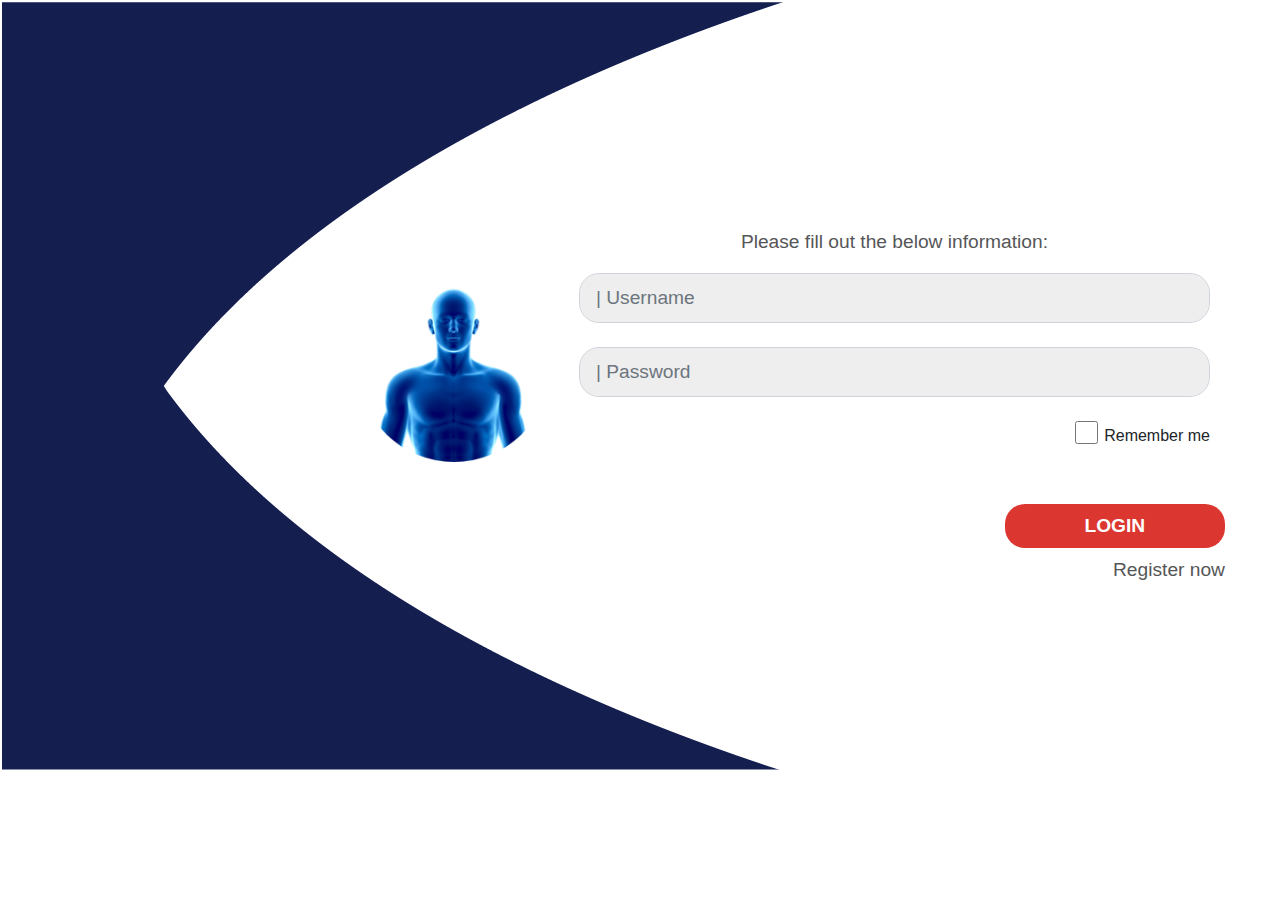
<file: index.html>
<!DOCTYPE html>
<html>

<head>

    <title>Medical Application</title>
    <link rel="stylesheet" href="css/bootstrap.min.css">
    <link rel="stylesheet" href="css/styles.css">
    <link rel="stylesheet" href="css/animate.min.css">

</head>

<body class="blue">


    <div class="container animated slideInRight">
        <div class="row register-form" id="register">
            <div class="col-lg-3 col-md-4 col-6 mt-5">
                <img src="img/upper-body.png">
            </div>

            <div class="col-lg-9 col-md-8 col-6">
                <p>Please fill out the below information:</p>
                <form name="login" method="post">
                    <div class="register-input">
                        <input type="text" name="username" required class="form-control" placeholder="| Username">
                    </div>

                    <div class="register-input">
                        <input type="password" required name="password" class="form-control" placeholder="| Password">
                    </div>

                    <div class="form-check d-flex justify-content-end">
                        <div>
                            <input class="check-input" name="rememberme" type="checkbox">
                            <label class="check-label">
                            Remember me
                            </label>
                        </div>
                    </div>


                    <div class="row justify-content-end  mt-5 ">
                        <button type="submit" class="col-4">Login</button>
                    </div>

                    <div class="row justify-content-end  mt-2">
                        <a href="register.html">Register now</a>
                    </div>

                </form>
                </form>
            </div>
        </div>
    </div>
    <div class="modal" tabindex="-1" role="dialog">
        <div class="modal-dialog" role="document">
            <div class="modal-content">
                <div class="modal-header">
                    <h5 class="modal-title">Login Failed</h5>
                    <button type="button" class="close" data-dismiss="modal" onclick="closeModal()" aria-label="Close">
                <span aria-hidden="true">&times;</span>
              </button>
                </div>
                <div class="modal-body">
                    <p>You must register first or check your credentials.</p>
                </div>
                <div class="modal-footer">
                    <button type="button" class="btn btn-secondary" data-dismiss="modal" onclick="closeModal()">Close</button>
                </div>
            </div>
        </div>
    </div>
    <script src="js/jquery.min.js "></script>
    <script src="js/popper.min.js"></script>
    <script src="js/bootstrap.min.js "></script>
    <script src="js/register.js"></script>


</body>

</html>
</file>
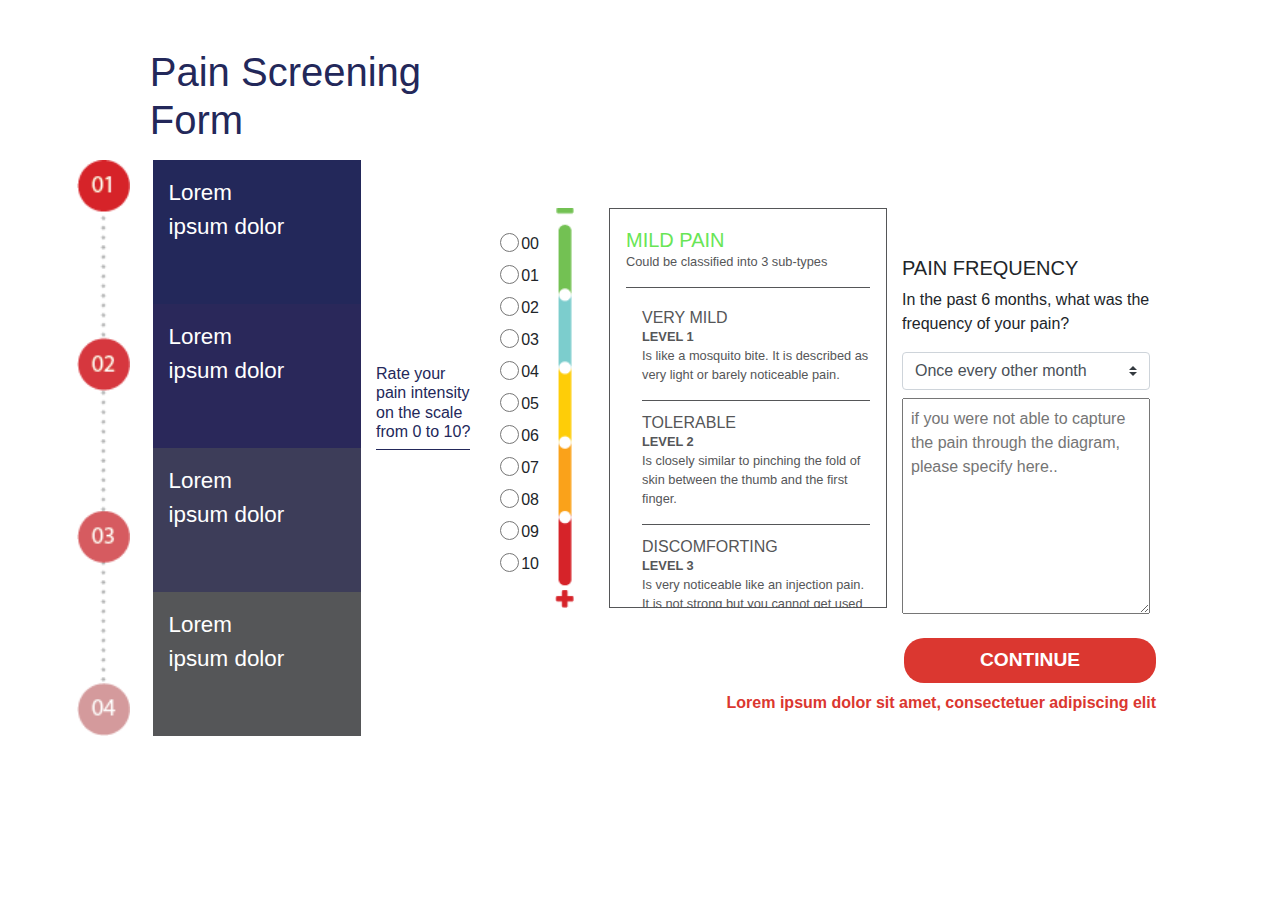
<file: form1.html>
<!DOCTYPE html>
<html>

<head>

    <title>Medical Application</title>
    <link rel="stylesheet" href="css/bootstrap.min.css">
    <link rel="stylesheet" href="css/styles.css">
    <link rel="stylesheet" href="css/animate.min.css">

</head>

<body>

    <div class="container">

        <h1 class="mb-3">Pain Screening <br> Form <br></h1>

        <div class="row mb-5">
            <div class="col-1 animated slideInLeft" id="number"><img src="img/number.png"></div>
            <div class="col-11 row">
                <div class="col-3 p-0 animated slideInLeft">
                    <ul id="List">
                        <li>Lorem <br> ipsum dolor</li>
                        <li>Lorem <br> ipsum dolor</li>
                        <li>Lorem <br> ipsum dolor</li>
                        <li>Lorem <br> ipsum dolor</li>
                    </ul>
                </div>
                <div id="content" class="col-9 pt-5">
                    <div class="row mb-4">
                        <div class="col-lg-2 col-6 d-flex align-items-center" id="text-question">
                            <h5>Rate your <br> pain intensity <br> on the scale <br>from 0 to 10?</h5>
                        </div>
                        <div class="col-lg-2 col-6 row animated slideInDown " id="choise">
                            <form class="col-lg-6 col-4 p-0 mt-4 d-flex flex-column" id="form1" name="form1">
                                <div><input type="radio" value="0" name="radioBtn" required><label>00</label></div>
                                <div><input type="radio" value="1" name="radioBtn" required><label>01</label></div>
                                <div><input type="radio" value="2" name="radioBtn" required><label>02</label></div>
                                <div><input type="radio" value="3" name="radioBtn" required><label>03</label></div>
                                <div><input type="radio" value="4" name="radioBtn" required><label>04</label></div>
                                <div><input type="radio" value="5" name="radioBtn" required><label>05</label></div>
                                <div><input type="radio" value="6" name="radioBtn" required><label>06</label></div>
                                <div><input type="radio" value="7" name="radioBtn" required><label>07</label></div>
                                <div><input type="radio" value="8" name="radioBtn" required><label>08</label></div>
                                <div><input type="radio" value="9" name="radioBtn" required><label>09</label></div>
                                <div><input type="radio" value="10" name="radioBtn" required><label>10</label></div>
                            </form>
                            <div class="col-lg-6 col-4 p-0"><img src="img/choise.png"></div>
                        </div>
                        <div class="col-lg-4 col-6 p-0 animated slideInUp">
                            <div id="Description">
                                <ul>

                                    <li id="L1">
                                        <h5>Mild Pain</h5>
                                        <p>Could be classified into 3 sub-types</p>
                                    </li>
                                    <ul class="steps">
                                        <li>
                                            <h6>Very Mild</h6>
                                            <p class="level">Level 1</p>
                                            <p>Is like a mosquito bite. It is described as very light or barely noticeable pain.</p>
                                        </li>
                                        <li>
                                            <h6>Tolerable</h6>
                                            <p class="level">Level 2</p>
                                            <p>Is closely similar to pinching the fold of skin between the thumb and the first finger.
                                            </p>
                                        </li>
                                        <li>
                                            <h6>Discomforting</h6>
                                            <p class="level">Level 3</p>
                                            <p>Is very noticeable like an injection pain. It is not strong but you cannot get used to it.</p>
                                        </li>
                                    </ul>


                                    <li id="L2">
                                        <h5>Moderate Pain</h5>
                                        <p>It interferes with many activities and require lifestyle changes but the patient remains independent; however, unable to adapt to pain</p>
                                    </li>
                                    <ul class="steps">
                                        <li>
                                            <h6>Very Mild</h6>
                                            <p class="level">Level 4</p>
                                            <p>Is like a mosquito bite. It is described as very light or barely noticeable pain.</p>
                                        </li>
                                        <li>
                                            <h6>Tolerable</h6>
                                            <p class="level">Level 5</p>
                                            <p>Is closely similar to pinching the fold of skin between the thumb and the first finger.
                                            </p>
                                        </li>
                                        <li>
                                            <h6>Discomforting</h6>
                                            <p class="level">Level 6</p>
                                            <p>Is very noticeable like an injection pain. It is not strong but you cannot get used to it.</p>
                                        </li>
                                        <li>
                                            <h6>More Discomforting</h6>
                                            <p class="level">Level 7</p>
                                            <p>Is very noticeable like an injection pain. It is not strong but you cannot get used to it.</p>
                                        </li>
                                    </ul>


                                    <li id="L3">
                                        <h5>Severe Pain</h5>
                                        <p>It interferes with many activities and require lifestyle changes but the patient remains independent; however, unable to adapt to pain</p>
                                    </li>
                                    <ul class="steps">
                                        <li>
                                            <h6>Very Mild</h6>
                                            <p class="level">Level 8</p>
                                            <p>Is like a mosquito bite. It is described as very light or barely noticeable pain.</p>
                                        </li>
                                        <li>
                                            <h6>Tolerable</h6>
                                            <p class="level">Level 9</p>
                                            <p>Is closely similar to pinching the fold of skin between the thumb and the first finger.
                                            </p>
                                        </li>
                                        <li>
                                            <h6>Discomforting</h6>
                                            <p class="level">Level 10</p>
                                            <p>Is very noticeable like an injection pain. It is not strong but you cannot get used to it.</p>
                                        </li>
                                    </ul>
                                </ul>
                            </div>
                        </div>


                        <div class="col-lg-4 col-6 d-flex flex-column mt-5 animated slideInDown" id="form1" id="frequency">
                            <h5>PAIN FREQUENCY</h5>
                            <p>In the past 6 months, what was the frequency of your pain?</p>


                            <div class="d-flex flex-column">
                                <select class="custom-select mb-2" name="frequency" form="form1" required>
                                    <option value="OtherMonth" selected>Once every other month</option>
                                    <option value="Month">Once every month</option>
                                    <option value="Week">Once every week</option>
                                    <option value="Day">Once day</option>
                                </select>

                                <textarea placeholder="if you were not able to capture the pain through the diagram, please specify here.." name="frequency-desc" form="form1"></textarea>
                            </div>
                        </div>
                    </div>

                    <div class="row d-flex flex-column align-items-end mx-4 animated slideInRight" id="continue">
                        <button class="col-4 mb-2" type="submit" form="form1" id="continueBtn" disabled>Continue</button>
                        <p>Lorem ipsum dolor sit amet, consectetuer adipiscing elit</p>
                    </div>
                </div>
            </div>
        </div>
    </div>
    <script src="js/popper.min.js"></script>
    <script src="js/jquery.min.js"></script>
    <script src="js/bootstrap.min.js"></script>
    <script src="js/form1.js"></script>




</body>

</html>
</file>
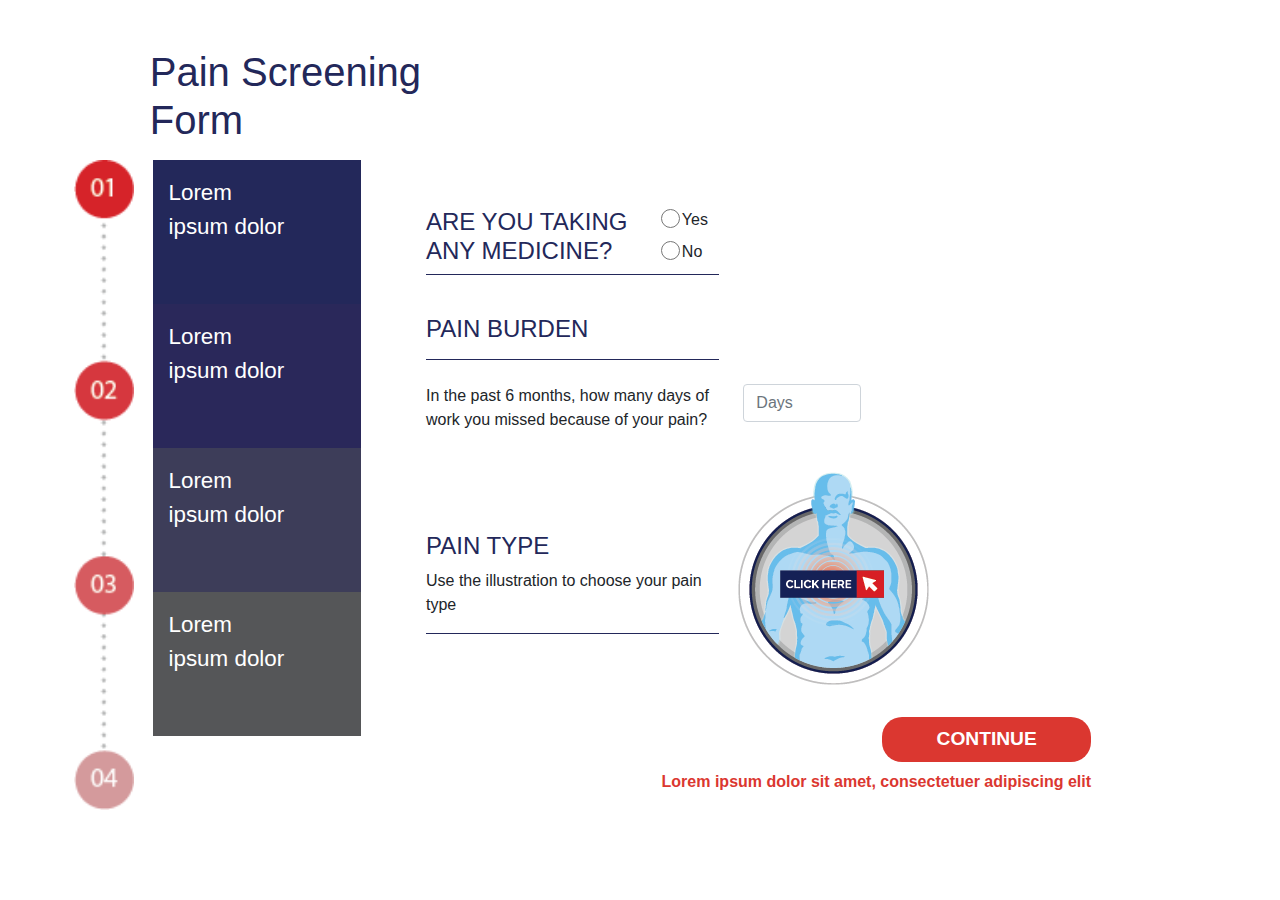
<file: form2.html>
<!DOCTYPE html>
<html>

<head>

    <title>Medical Application</title>
    <link rel="stylesheet" href="css/bootstrap.min.css">
    <link rel="stylesheet" href="css/styles.css">
    <link rel="stylesheet" href="css/animate.min.css">

</head>

<body>

    <div class="container">
        <h1 class="mb-3">Pain Screening <br> Form <br></h1>
        <div class="row mb-5">
            <div class="col-1 animated slideInLeft" id="number"><img src="img/number.png"></div>
            <div class="col-11 row">
                <div class="col-3 p-0 animated slideInLeft">
                    <ul id="List">
                        <li>Lorem <br> ipsum dolor</li>
                        <li>Lorem <br> ipsum dolor</li>
                        <li>Lorem <br> ipsum dolor</li>
                        <li>Lorem <br> ipsum dolor</li>
                    </ul>
                </div>
                <div id="content2" class="col-9 pt-5 animated slideInRight">
                    <div class="row mb-4 pb-3">
                        <div class="col-5 d-flex text-question2 p-0">
                            <h4 class="col-9">ARE YOU TAKING ANY MEDICINE?</h4>
                            <form class="col-3 p-0" id="form2" name="form2">
                                <div><input type="radio" required value="yes" name="Medicine"><label>Yes</label></div>
                                <div><input type="radio" required value="no" name="Medicine"><label>No</label></div>
                            </form>
                        </div>
                    </div>

                    <div class="row mb-4">
                        <div class="text-question2 col-5">
                            <h4>PAIN BURDEN</h4>
                        </div>
                    </div>

                    <div class="row mb-4">
                        <p class="col-5 p-0">In the past 6 months, how many days of work you missed because of your pain?</p>
                        <input type="number" id="days" class="col-2 ml-4 form-control" required placeholder="Days" min="0" max="100 " form="form2">
                    </div>

                    <div class="row mb-4">
                        <div class="col-5 text-question2 p-0 align-self-center">
                            <h4>PAIN TYPE</h4>
                            <p>Use the illustration to choose your pain type</p>
                        </div>
                        <div class="col-4 Link animated slideInDown">
                            <a href="ScreeningForm.html"> <img src="img/Link.png"> </a>
                        </div>
                    </div>

                    <div class="row d-flex flex-column align-items-end mx-4" id="continue">
                        <button class="col-4 mb-2" type="submit" form="form2" id="continueBtn">Continue</button>
                        <p>Lorem ipsum dolor sit amet, consectetuer adipiscing elit</p>
                    </div>
                </div>
            </div>
        </div>
    </div>

    <script src="js/jquery.min.js "></script>
    <script src="js/popper.min.js"></script>
    <script src="js/bootstrap.min.js "></script>
    <script src="js/form2.js"></script>


</body>

</html>
</file>
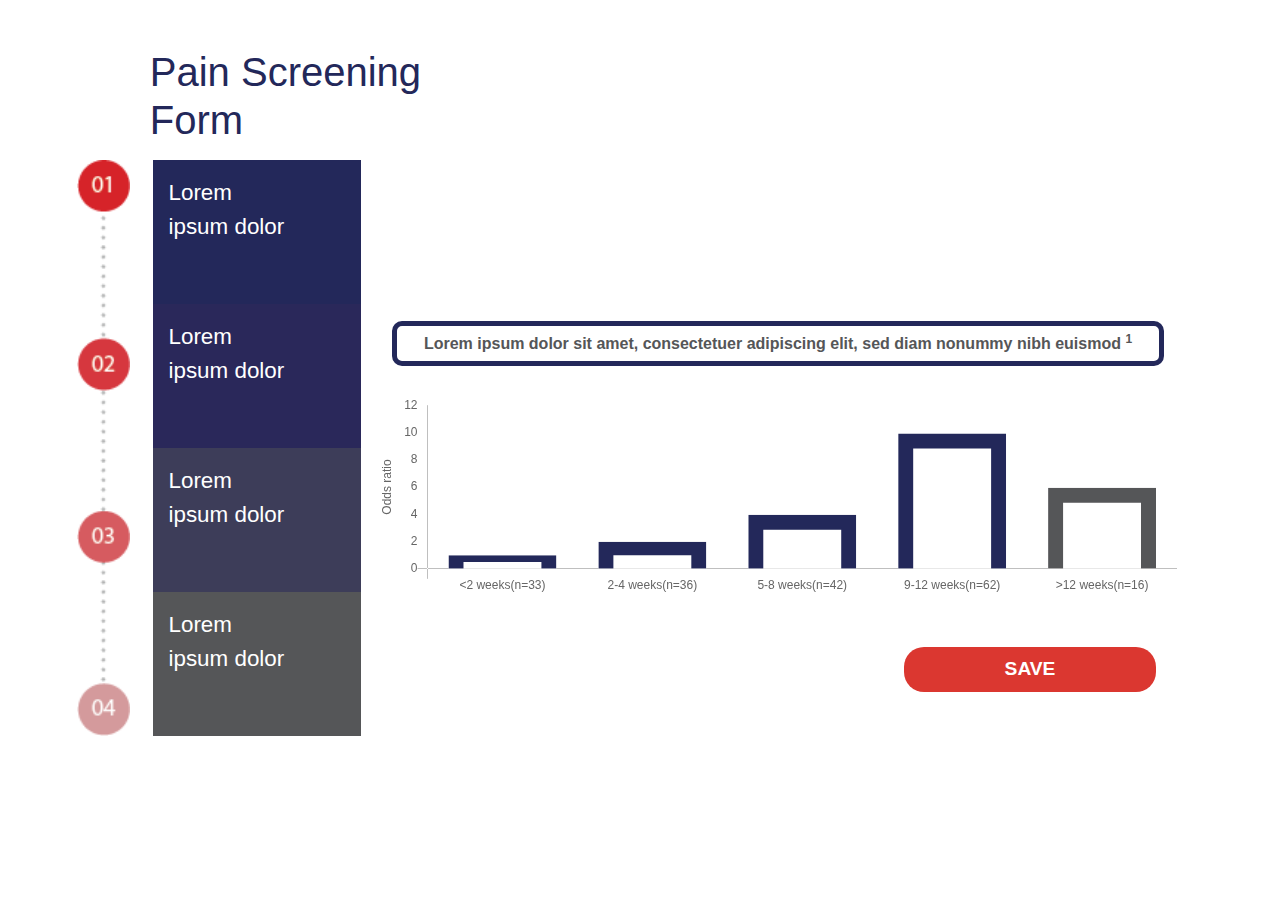
<file: form3.html>
<!DOCTYPE html>
<html>

<head>

    <title>Medical Application</title>
    <link rel="stylesheet" href="css/bootstrap.min.css">
    <link rel="stylesheet" href="css/styles.css">
    <link rel="stylesheet" href="css/animate.min.css">

</head>

<body>

    <div class="container">
        <h1 class="mb-3">Pain Screening <br> Form <br></h1>
        <div class="row mb-5">
            <div class="col-1 animated slideInLeft" id="number"><img src="img/number.png"></div>
            <div class="col-11 row">
                <div class="col-3 p-0 animated slideInLeft">
                    <ul id="List">
                        <li>Lorem <br> ipsum dolor</li>
                        <li>Lorem <br> ipsum dolor</li>
                        <li>Lorem <br> ipsum dolor</li>
                        <li>Lorem <br> ipsum dolor</li>
                    </ul>
                </div>
                <div class="col-9 pt-5">
                    <h6 class="title">Lorem ipsum dolor sit amet, consectetuer adipiscing elit, sed diam nonummy nibh euismod <sup>1</sup></h6>
                    <div class="canvas">
                        <canvas id="Chart" width="600" height="150"></canvas>
                    </div>

                    <div class="row d-flex flex-column align-items-end mx-4" id="continue">
                        <button class="col-4 mb-2" onclick="showModal()">Save</button>
                    </div>
                </div>
            </div>
        </div>
    </div>
    <div class="modal" tabindex="-1" role="dialog">
        <div class="modal-dialog" role="document">
            <div class="modal-content">
                <div class="modal-header">
                    <h5 class="modal-title">Data is saved</h5>
                    <button type="button" class="close" data-dismiss="modal" onclick="goToResults()" aria-label="Close">
                <span aria-hidden="true">&times;</span>
              </button>
                </div>
                <div class="modal-body">
                    <p>Every thing stored successfully</p>
                </div>
                <div class="modal-footer">
                    <button type="button" class="btn btn-secondary" data-dismiss="modal" onclick="goToResults()">Close</button>
                </div>
            </div>
        </div>
    </div>

    <script src="js/jquery.min.js "></script>
    <script src="js/popper.min.js"></script>
    <script src="js/bootstrap.min.js "></script>
    <script src="js/Chart.min.js"></script>
    <script src="js/chart.js"></script>
    <script src="js/form3.js">
        // function showModal() {
        //     document.querySelector('.modal').style.display = 'block';
        // }

        // function goToResults() {
        //     closeModal();
        //     window.location.href = "form4.html";
        // }

        // function closeModal() {
        //     document.querySelector('.modal').style.display = 'none';
        // }
    </script>

</body>

</html>
</file>
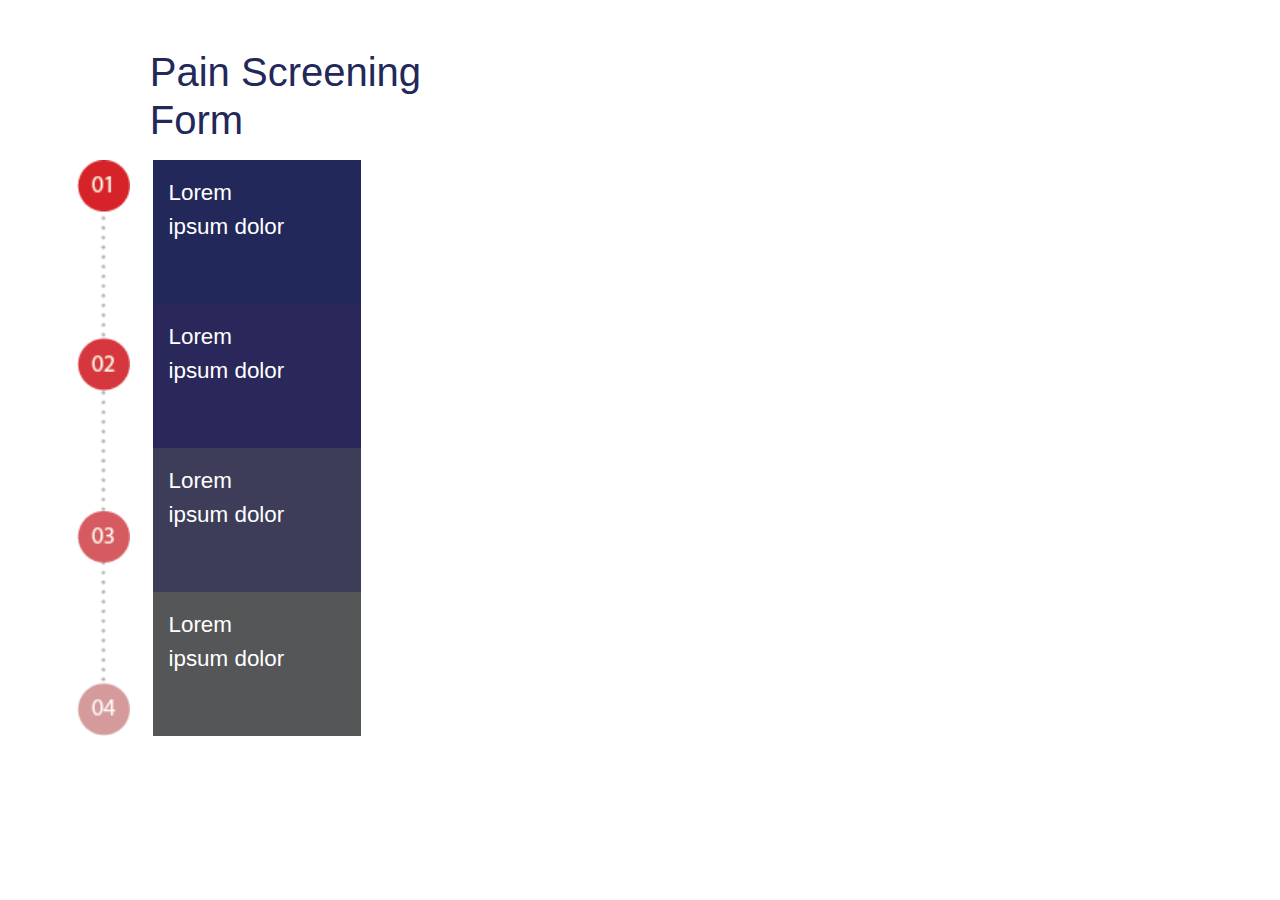
<file: form4.html>
<!DOCTYPE html>
<html>

<head>

    <title>Medical Application</title>
    <link rel="stylesheet" href="css/bootstrap.min.css">
    <link rel="stylesheet" href="css/styles.css">
    <link rel="stylesheet" href="css/animate.min.css">

</head>

<body>

    <div class="container">
        <h1 class="mb-3">Pain Screening <br> Form <br></h1>
        <div class="row mb-5">
            <div class="col-1 animated slideInLeft" id="number"><img src="img/number.png"></div>
            <div class="col-11 row">
                <div class="col-3 p-0 animated slideInLeft">
                    <ul id="List">
                        <li>Lorem <br> ipsum dolor</li>
                        <li>Lorem <br> ipsum dolor</li>
                        <li>Lorem <br> ipsum dolor</li>
                        <li>Lorem <br> ipsum dolor</li>
                    </ul>
                </div>




                <div id="content2" class="col-9 pt-5">
                    <div class="row mb-4 pb-3 animated slideInRight ">

                        <h4 class="col-7  p-0 radioBtn"></h4>

                    </div>
                    <div class="row mb-4 pb-3 animated slideInRight">


                        <h4 class="col-7 frequency"></h4>

                    </div>

                    <div class="row mb-4 pb-3 animated slideInRight">

                        <h4 class="col-7 p-0 medicine"></h4>

                    </div>

                    <div class="row mb-4 pb-3 animated slideInRight">


                        <h4 class="col-7 p-0 burden"></h4>


                    </div>
                    <div class="row mb-4 pb-3 animated slideInRight">


                        <h4 class="col-7 p-0 frequency-desc"></h4>


                    </div>
                </div>
            </div>
            <script src="js/jquery.min.js "></script>
            <script src="js/popper.min.js"></script>
            <script src="js/bootstrap.min.js "></script>
            <script src="js/form4.js"></script>


</body>

</html>
</file>
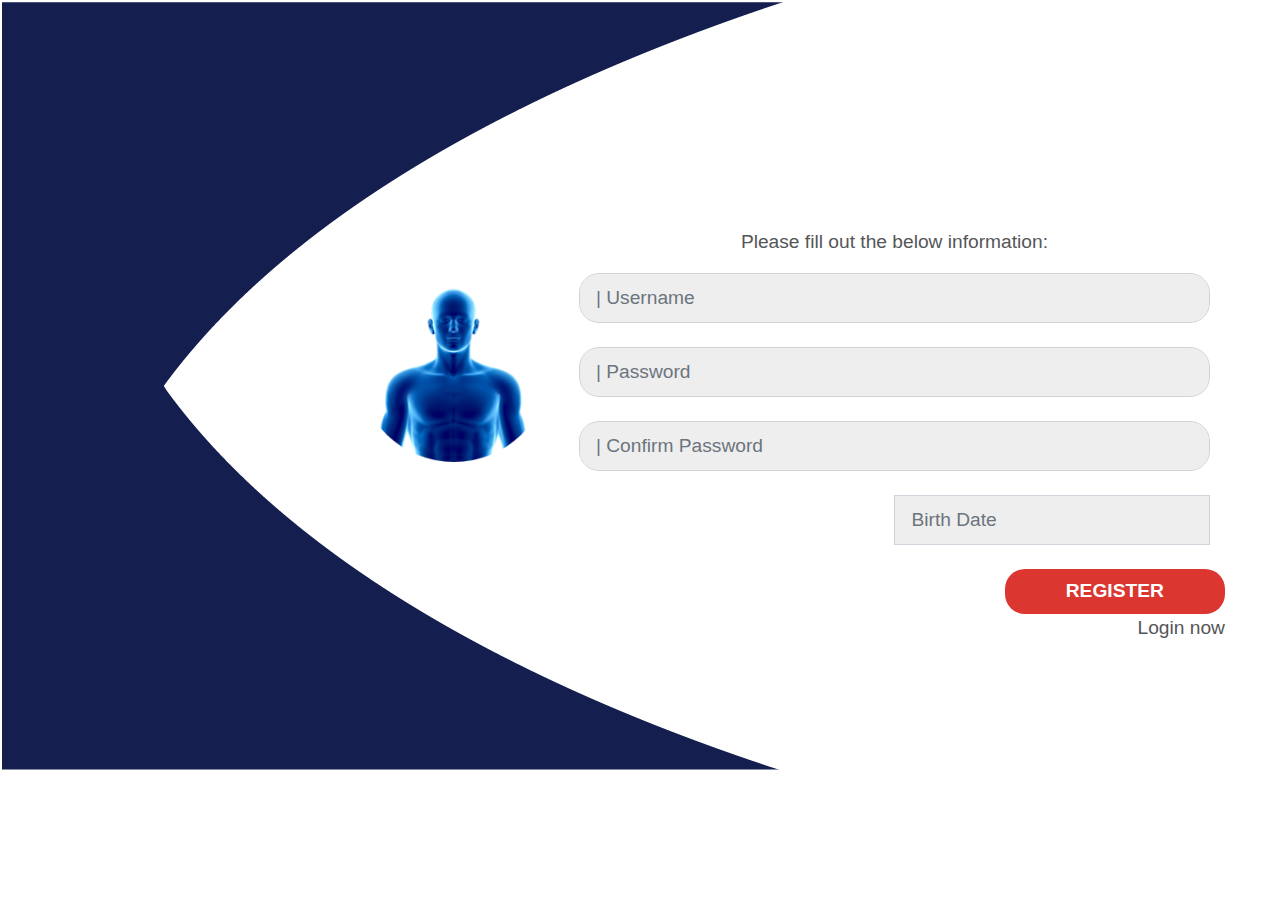
<file: register.html>
<!DOCTYPE html>
<html>

<head>

    <title>Medical Application</title>
    <link rel="stylesheet" href="css/bootstrap.min.css">
    <link rel="stylesheet" href="css/styles.css">
    <link rel="stylesheet" href="css/animate.min.css">

</head>

<body class="blue">


    <div class="container animated slideInRight">
        <div class="row register-form" id="register">
            <div class="col-lg-3 col-md-4 col-6 mt-5">
                <img src="img/upper-body.png">
            </div>

            <div class="col-lg-9 col-md-8 col-6">
                <p>Please fill out the below information:</p>
                <form name="register" method="post">
                    <div class="register-input">
                        <input type="text" name="username" required class="form-control" placeholder="| Username">
                    </div>

                    <div class="register-input">
                        <input type="password" required id="password" name="password" class="form-control" placeholder="| Password">
                    </div>

                    <div class="register-input">
                        <input type="password" required name="passwordConfirmation" class="form-control" placeholder="| Confirm Password">
                    </div>

                    <div class="register-input date">
                        <input type="text" required name="birthDate" onfocus="(this.type='date')" onblur="(this.type='text')" class="form-control" placeholder="Birth Date">
                    </div>

                    <div class="row justify-content-end ">
                        <button type="submit" class="col-4">Register</button>
                    </div>

                    <div class="row justify-content-end">
                        <a href="index.html">Login now</a>
                    </div>

                </form>
                </form>
            </div>
        </div>
    </div>
    <div class="modal" tabindex="-1" role="dialog">
        <div class="modal-dialog" role="document">
            <div class="modal-content">
                <div class="modal-header">
                    <h5 class="modal-title">Passwords Mismatch</h5>
                    <button type="button" class="close" data-dismiss="modal" onclick="closeModal()" aria-label="Close">
                <span aria-hidden="true">&times;</span>
              </button>
                </div>
                <div class="modal-body">
                    <p>Your Passwords should match.</p>
                </div>
                <div class="modal-footer">
                    <button type="button" class="btn btn-secondary" data-dismiss="modal" onclick="closeModal()">Close</button>
                </div>
            </div>
        </div>
    </div>

    <script src="js/jquery.min.js "></script>
    <script src="js/popper.min.js"></script>
    <script src="js/bootstrap.min.js "></script>
    <script src="js/register.js"></script>


</body>

</html>
</file>
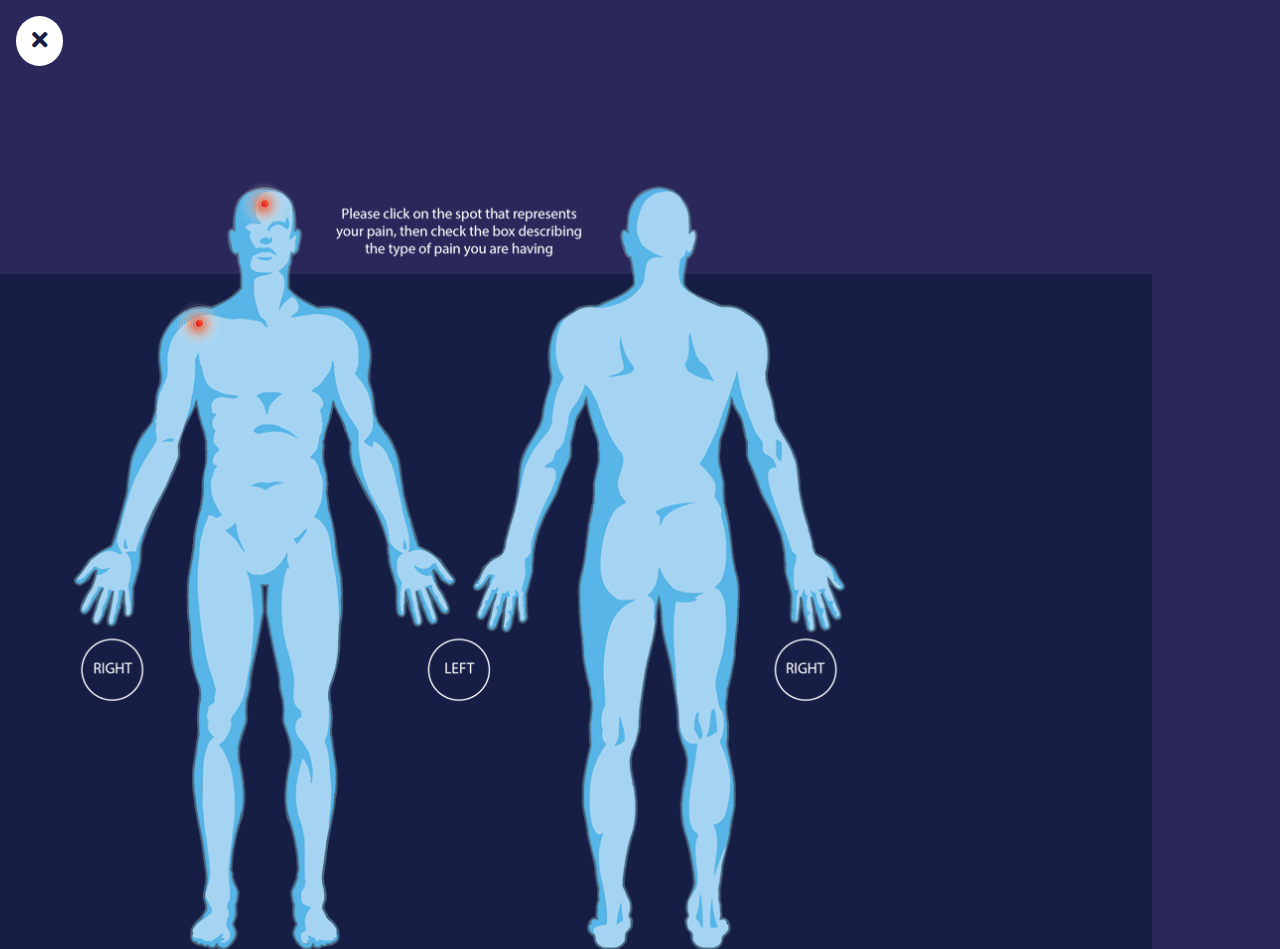
<file: ScreeningForm.html>
<!DOCTYPE html>
<html>

<head>

    <title>Medical Application</title>
    <link rel="stylesheet" href="css/bootstrap.min.css">
    <link rel="stylesheet" href="css/styles.css">
    <link rel="stylesheet" href="css/fontawesome/css/all.min.css">
    <link rel="stylesheet" href="css/animate.min.css">
</head>

<body id="Screening">
    <a href="form2.html" class="closeBtn"><i class="fa fa-times" aria-hidden="true"></i></a>
    <div class="body d-flex">
        <div class="body-img ">
            <img src="img/body.png ">
            <a onclick="Head()">
                <div class="head"></div>
            </a>
            <a onclick="shoulder()">
                <div class="shoulder"></div>
            </a>
        </div>

        <div class="choices animated slideInRight" id="head">
            <h3>Head</h3>
            <form name="form-3" id="form-3">
                <div><input type="radio" name="symptom" value="migraine" required checked><label>Migraine</label></div>
                <div><input type="radio" name="symptom" value="headache" required><label>Headache</label></div>
                <div><input type="radio" name="symptom" value="dehydration" required><label>Dehydration</label></div>
                <div><input type="radio" name="symptom" value="hypotension" required><label>Hypotension</label></div>
            </form>
        </div>

        <div class="choices animated slideInRight" id="shoulder">
            <h3>Shoulder</h3>
            <form>
                <div><input type="radio" name="symptom" value="tendonInflammation" form="form-3" required><label>Tendon Inflammation</label></div>
                <div><input type="radio" name="symptom" value="instability" form="form-3" required><label>Instability</label></div>
                <div><input type="radio" name="symptom" value="arthritis" form="form-3" required><label>Arthritis</label></div>
                <div><input type="radio" name="symptom" value="fracture" form="form-3" required><label>Fracture</label></div>
            </form>
        </div>

        <button id="confirm" type="submit" form="form-3">Confirm</button>

    </div>

    <script src="js/jquery.min.js "></script>
    <script src="js/popper.min.js"></script>
    <script src="js/bootstrap.min.js "></script>
    <script src="js/ScreeningForm.js"></script>


</body>

</html>
</file>
<file: css/styles.css>
h1 {
    color: #23285A;
    width: 40%;
    margin-top: 3rem;
    margin-left: 7%;
}


/* number img */

#number {
    justify-content: center;
    display: flex;
}


/* List on all forms */

#List {
    padding: 0;
    margin: 0;
}

#List li {
    min-height: 9rem;
    font-size: 1.4em;
    color: white;
    padding: 1rem;
}

#List li:nth-child(1) {
    background-color: #23285A;
}

#List li:nth-child(2) {
    background-color: #2A285A
}

#List li:nth-child(3) {
    background-color: #3D3D59
}

#List li:nth-child(4) {
    background-color: #555658
}


/* text-question*/

#text-question {
    padding-right: 1rem;
}

#text-question h5 {
    color: #23285A;
    padding-bottom: .5rem;
    border-bottom: 1.5px solid #23285A;
    font-size: 1em;
}


/* choise img */

#choise img {
    min-height: 25rem;
}


/* Description */

#Description {
    box-sizing: border-box;
    max-height: 25rem;
    overflow-y: scroll;
    background-color: white;
    border: 1px solid #555658;
}

#Description ul {
    padding: .5rem 0;
    margin: 0;
}

#Description .steps {
    padding-left: 1em;
}

#Description h5,
#Description h6,
#Description .level {
    text-transform: uppercase;
    color: #555658;
    margin-bottom: 0;
}

#Description .level {
    font-weight: bold;
}

#Description p {
    font-size: .8em;
    color: #555658;
}

#Description li {
    border-bottom: 1px solid #555658;
    padding: .7rem 0 0;
    margin: 0 1rem;
}

#Description #L1 h5 {
    color: #69E556
}

#Description #L2 h5 {
    color: #fe9d3d
}

#Description #L3 h5 {
    color: #DB3730
}


/*  Frequency */

#frequency h5 {
    color: #23285A;
    margin-bottom: 0;
}

textarea {
    padding: .5rem;
    height: 13.5rem;
}

#continue button {
    color: white;
    background: #DB3730;
    border-radius: 20px;
    border: none;
    text-transform: uppercase;
    font-size: 1.2em;
    padding: .5rem .2rem;
    font-weight: bold;
}

#continue button a {
    color: white;
    text-decoration: none;
    display: block;
}

#continue p {
    color: #DB3730;
    font-weight: bold;
}

.col-3 {
    max-width: 20%;
    flex: 0 0 20%;
}

.col-9 {
    max-width: 80%;
    flex: 0 0 80%;
}

ul {
    list-style-type: none;
}

input[type='radio'],
input[type="checkbox"] {
    width: 1.2em;
    height: 1.2em;
}

label {
    padding-left: 2px;
    vertical-align: middle;
}

@media (max-width: 1000px) {
    #List li {
        min-height: 15.5rem;
    }
}

#content2 {
    padding: 0 5rem;
}


/* text-question2  */

.text-question2 {
    padding-bottom: .5rem;
    border-bottom: 1.5px solid #23285A;
    padding-left: 0;
}

.text-question2 h4 {
    color: #23285A;
    padding-left: 0;
}

.Link img {
    cursor: pointer;
}


/* Screening */

#Screening {
    background-color: #2A285A;
}

.body {
    margin-top: 15%;
    width: 90%;
    background: #171E46;
    padding-left: 4%;
}

.body-img {
    width: 75%;
    position: relative;
}

.body-img img {
    max-width: 100%;
    height: auto;
    margin-top: -15%;
}

.body-img a div {
    position: absolute;
    width: 2.5%;
    height: 3%;
    cursor: pointer;
}

.body-img a div.shoulder {
    left: 15.7%;
    top: 4.5%;
}

.body-img a div.head {
    top: -13.5%;
    left: 22.5%;
}


/* chart  */

.title {
    color: #555658;
    font-weight: bold;
    text-align: center;
    padding: .5rem;
    border: 5px solid #23285A;
    border-radius: 10px;
    margin: 14% 2% 0;
}

canvas {
    background: transparent;
    margin-top: 2rem;
}

.canvas {
    position: relative;
    margin-bottom: 3rem;
}

.first-arrow {
    left: 25%;
    top: 66%;
}

.second-arrow {
    left: 43.5%;
    top: 58%;
}

.third-arrow {
    left: 62%;
    top: 47%;
}

.arrow-up {
    position: absolute;
}

.arrow-up:after {
    content: "";
    display: inline-block !important;
    width: 0;
    height: 0;
    border-left: 8px solid #555658;
    border-top: 8px solid transparent;
    border-bottom: 8px solid transparent;
    vertical-align: middle;
    transform: rotate(-90deg);
    position: absolute;
    left: -17%;
}

.first-arrow::after {
    top: -33%;
}

.second-arrow::after {
    top: -29%;
}

.third-arrow::after {
    top: -19%;
}

.first-arrow::before {
    height: 20px;
}

.second-arrow::before {
    height: 40px;
}

.third-arrow::before {
    height: 60px;
}

.arrow-up:before {
    width: 7px;
    background: #555658;
    content: "";
    display: inline-block;
    vertical-align: middle;
}


/* register */

.blue {
    background: url("../img/background.png");
    background-repeat: no-repeat;
}

.register-form img {
    margin-right: 50%;
    max-width: 100%;
}

.register-form {
    margin-left: 24%;
}

#register {
    margin-top: 20%;
}

.register-form p {
    text-align: center;
    color: #555658;
    font-size: 1.2em;
}

.register-form form input {
    border-radius: 20px;
    font-size: 1.2em;
    background-color: #eee;
    padding: 1.5rem 1rem;
}

.register-form form .date input {
    border-radius: 0;
}

.date {
    max-width: 50%;
    margin-left: 50%;
}

.register-input {
    margin-bottom: 1.5rem;
}

.check label {
    padding-left: 10px;
    vertical-align: sub;
}

button[type="submit"] {
    color: white;
    background: #DB3730;
    border-radius: 20px;
    border: none;
    text-transform: uppercase;
    font-size: 1.2em;
    padding: .5rem .2rem;
    font-weight: bold;
}

a {
    font-size: 1.2em;
    color: #555658;
    text-decoration: none;
}

@media (max-width: 992px) {
    .register-form {
        margin-top: 43%;
    }
    #register {
        margin-top: 37%;
    }
}


/* screening */

.choices {
    background: #DB3730;
    color: white;
    height: fit-content;
    width: 27%;
    margin-top: -3%;
    margin-left: 71%;
    position: absolute;
    border-radius: 0 20px 20px 0;
    display: none;
}

.choices h3 {
    text-transform: uppercase;
    border-bottom: 2px inset rgb(148, 33, 33);
    padding: 1rem 3rem;
    position: relative;
}

.choices form {
    margin-left: 2.5rem;
}

.choices form div {
    padding: .7rem 1rem;
    font-size: 1.2em;
    border-bottom: 2px inset rgb(148, 33, 33);
    display: flex;
}

.choices form div:last-of-type {
    border-bottom: none
}

.choices form div label {
    vertical-align: bottom;
    padding-left: 10px;
}

#confirm {
    position: absolute;
    background: #f5efef;
    margin-top: 35%;
    margin-left: 75%;
    padding: .5rem 1rem;
    width: 15%;
    border-radius: 20px;
    border: none;
    font-size: 1.2em;
    font-weight: bold;
    color: #171E46;
    display: none;
}

@media (max-width: 1120px) {
    #confirm {
        margin-top: 44%;
        font-size: 1em;
    }
}

@media (max-width: 920px) {
    .choices h3 {
        font-size: 1.5em;
    }
    .choices form div {
        font-size: 1em;
    }
}


/* closeBtn */

.closeBtn {
    color: #171E46;
    background: white;
    padding: 0.5rem 1rem;
    border-radius: 50%;
    border: none;
    z-index: 2;
    font-size: 1.4em;
    margin: 1rem;
    display: inline-block;
}

@media (min-width: 600px) {
    .container {
        max-width: 600px;
        width: 600px;
    }
}

@media (min-width: 768px) {
    .container {
        max-width: 900px;
    }
}

@media (min-width: 992px) {
    .container {
        max-width: 900px;
    }
}

@media (min-width: 1024px) {
    .container {
        width: 970px;
    }
}

@media (min-width: 1200px) {
    .container {
        width: 1170px;
        max-width: 1170px;
    }
}
</file>
